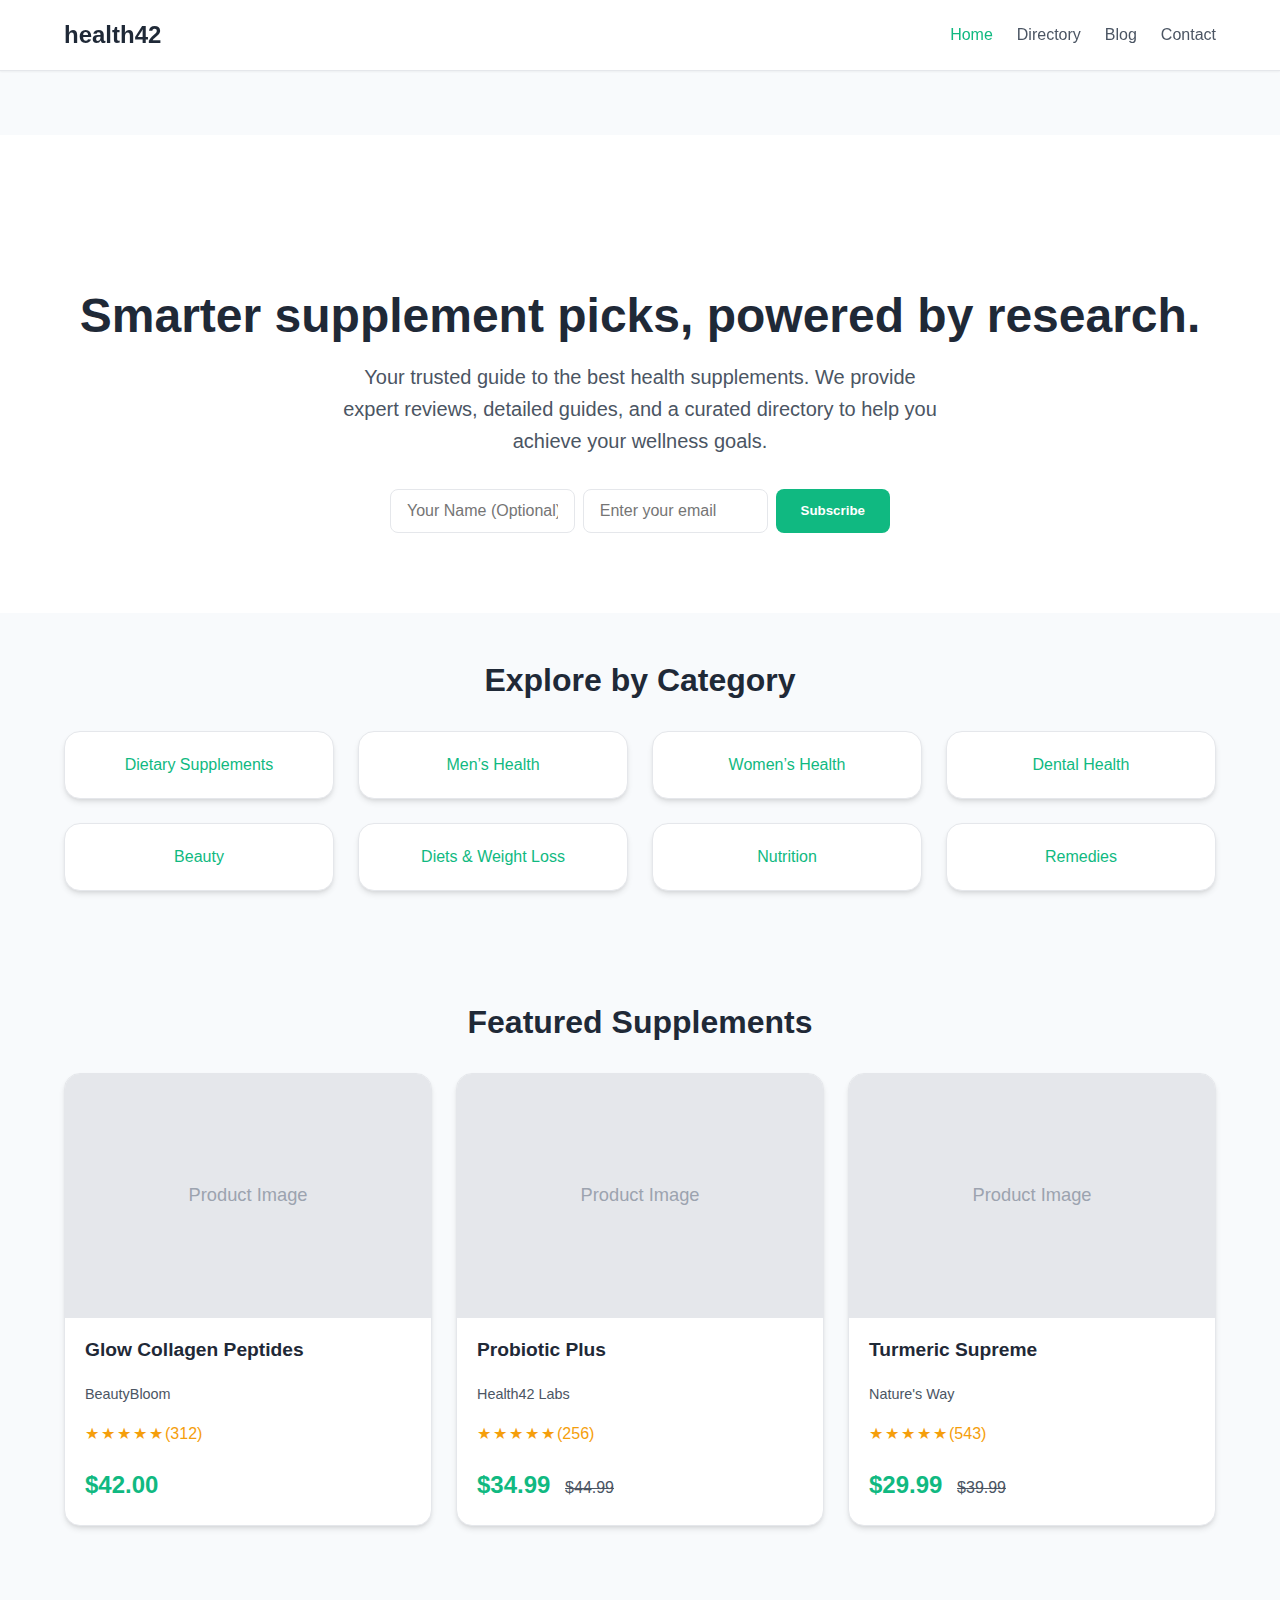
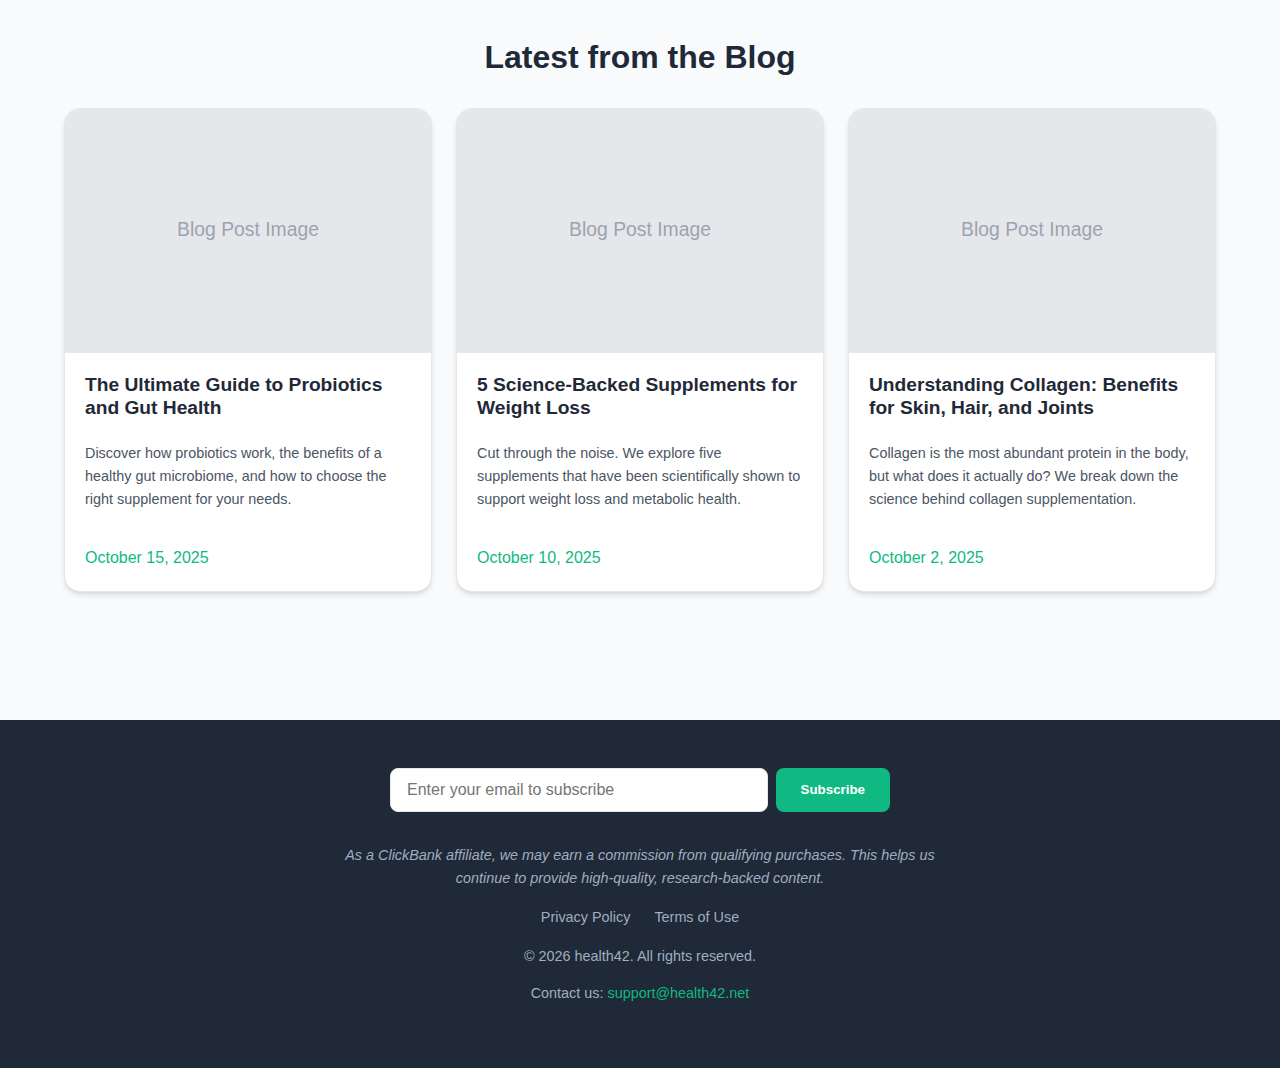
<file: index.html>
<!DOCTYPE html>
<html lang="en">
<head>
  <meta charset="UTF-8">
  <meta name="viewport" content="width=device-width, initial-scale=1.0">
  <title>health42 - Smarter Supplement Picks, Powered by Research</title>
  <meta name="description" content="Your trusted guide to the best health supplements. We provide expert reviews, detailed guides, and a curated directory to help you achieve your wellness goals.">
  
  <!-- Open Graph / Facebook -->
  <meta property="og:type" content="website">
  <meta property="og:url" content="https://health42.net/">
  <meta property="og:title" content="health42 - Smarter Supplement Picks, Powered by Research">
  <meta property="og:description" content="Your trusted guide to the best health supplements. We provide expert reviews, detailed guides, and a curated directory to help you achieve your wellness goals.">
  <meta property="og:image" content="./assets/img/social-share.svg"> <!-- Make sure to create this image -->

  <!-- Twitter -->
  <meta property="twitter:card" content="summary_large_image">
  <meta property="twitter:url" content="https://health42.net/">
  <meta property="twitter:title" content="health42 - Smarter Supplement Picks, Powered by Research">
  <meta property="twitter:description" content="Your trusted guide to the best health supplements. We provide expert reviews, detailed guides, and a curated directory to help you achieve your wellness goals.">
  <meta property="twitter:image" content="./assets/img/social-share.svg">

  <link rel="stylesheet" href="./assets/css/styles.css">
  <script src="./js/app.js" defer></script>

  <!-- 
  ==============================================================================
  README: health42 Site Administration & Deployment
  ==============================================================================

  1. HOW TO CHANGE THE ADMIN KEY:
     - Open the `/js/app.js` file.
     - Find the line `adminKey: 'CHANGE_ME_LONG_RANDOM_VALUE'`.
     - Replace 'CHANGE_ME_LONG_RANDOM_VALUE' with a new, secure, and random string.
     - This key is required to access the admin pages.

  2. HOW TO USE THE ADMIN PAGES:
     - To add a new supplement, go to: /admin-supplement.html?key=YOUR_SECRET_KEY
     - To add a new blog post, go to: /admin-post.html?key=YOUR_SECRET_KEY
     - Fill out the form on the page. New items are saved to your browser's local storage.
     - Click the "Download supplements.json" or "Download posts.json" button.
     - This will download an updated JSON file containing both the original seed data and your new entries.

  3. HOW TO UPDATE THE LIVE SITE DATA:
     - After downloading the updated JSON file(s), you must upload it to the server.
     - Replace the existing `/data/supplements.json` or `/data/posts.json` file on your web host with the new one you just downloaded.
     - The website will then show the new content automatically.

  4. NEWSLETTER & CONTACT FORM:
     - All newsletter and contact form submissions are sent directly to the webhook endpoint configured in `/js/app.js`.
     - No additional setup is needed for this functionality.

  5. DEPLOYMENT ON EDITOR.IO (OR ANY STATIC HOST):
     - This site is built with pure HTML, CSS, and JS. No build process is needed.
     - To deploy, simply upload the entire project folder (including all files and subfolders like /assets, /data, /js) to your static web host.
     - Ensure the file structure is maintained on the server.

  ==============================================================================
  -->

</head>
<body data-page="home">

  <header class="main-header">
    <div class="container">
      <a href="./index.html" class="logo">health42</a>
      <nav class="main-nav">
        <ul>
          <li><a href="./index.html">Home</a></li>
          <li><a href="./catalog.html">Directory</a></li>
          <li><a href="./blog.html">Blog</a></li>
          <li><a href="./contact.html">Contact</a></li>
        </ul>
      </nav>
    </div>
  </header>

  <main>
    <section class="hero">
      <div class="container">
        <h1>Smarter supplement picks, powered by research.</h1>
        <p>Your trusted guide to the best health supplements. We provide expert reviews, detailed guides, and a curated directory to help you achieve your wellness goals.</p>
        <form class="newsletter-form" id="hero-newsletter-form">
          <input type="text" name="name" class="form-control" placeholder="Your Name (Optional)">
          <input type="email" name="email" class="form-control" placeholder="Enter your email" required>
          <input type="text" name="website" class="hidden-website-field" tabindex="-1" autocomplete="off">
          <button type="submit" class="btn btn-primary">Subscribe</button>
        </form>
      </div>
    </section>

    <section class="container" style="padding-bottom: 4rem;">
        <h2 style="text-align: center; margin-bottom: 2rem;">Explore by Category</h2>
        <div class="grid grid-cols-2 grid-md-cols-4" id="category-grid">
            <a href="./catalog.html?category=Dietary+Supplements" class="card"> <div class="card-content" style="text-align:center;">Dietary Supplements</div> </a>
            <a href="./catalog.html?category=Men’s+Health" class="card"> <div class="card-content" style="text-align:center;">Men’s Health</div> </a>
            <a href="./catalog.html?category=Women’s+Health" class="card"> <div class="card-content" style="text-align:center;">Women’s Health</div> </a>
            <a href="./catalog.html?category=Dental+Health" class="card"> <div class="card-content" style="text-align:center;">Dental Health</div> </a>
            <a href="./catalog.html?category=Beauty" class="card"> <div class="card-content" style="text-align:center;">Beauty</div> </a>
            <a href="./catalog.html?category=Diets+&+Weight+Loss" class="card"> <div class="card-content" style="text-align:center;">Diets & Weight Loss</div> </a>
            <a href="./catalog.html?category=Nutrition" class="card"> <div class="card-content" style="text-align:center;">Nutrition</div> </a>
            <a href="./catalog.html?category=Remedies" class="card"> <div class="card-content" style="text-align:center;">Remedies</div> </a>
        </div>
    </section>

    <section class="container" style="padding-bottom: 4rem;">
      <h2 style="text-align: center; margin-bottom: 2rem;">Featured Supplements</h2>
      <div class="grid grid-cols-1 grid-md-cols-3" id="featured-supplements-grid">
        <!-- JS will populate this -->
      </div>
    </section>

    <section class="container" style="padding-bottom: 4rem;">
      <h2 style="text-align: center; margin-bottom: 2rem;">Latest from the Blog</h2>
      <div class="grid grid-cols-1 grid-md-cols-3" id="latest-posts-grid">
        <!-- JS will populate this -->
      </div>
    </section>

  </main>

  <footer class="main-footer">
    <div class="container">
      <form class="newsletter-form" id="footer-newsletter-form" style="margin-bottom: 2rem;">
        <input type="email" name="email" class="form-control" placeholder="Enter your email to subscribe" required>
        <input type="text" name="website" class="hidden-website-field" tabindex="-1" autocomplete="off">
        <button type="submit" class="btn btn-primary">Subscribe</button>
      </form>
      <p class="affiliate-disclaimer">As a ClickBank affiliate, we may earn a commission from qualifying purchases. This helps us continue to provide high-quality, research-backed content.</p>
      <ul class="footer-links">
        <li><a href="./privacy.html">Privacy Policy</a></li>
        <li><a href="./terms.html">Terms of Use</a></li>
      </ul>
      <p>&copy; <span id="footer-year">2025</span> health42. All rights reserved.</p>
      <p>Contact us: <a href="mailto:support@health42.net">support@health42.net</a></p>
    </div>
    <script>document.getElementById('footer-year').textContent = new Date().getFullYear();</script>
  </footer>

</body>
</html>
</file>
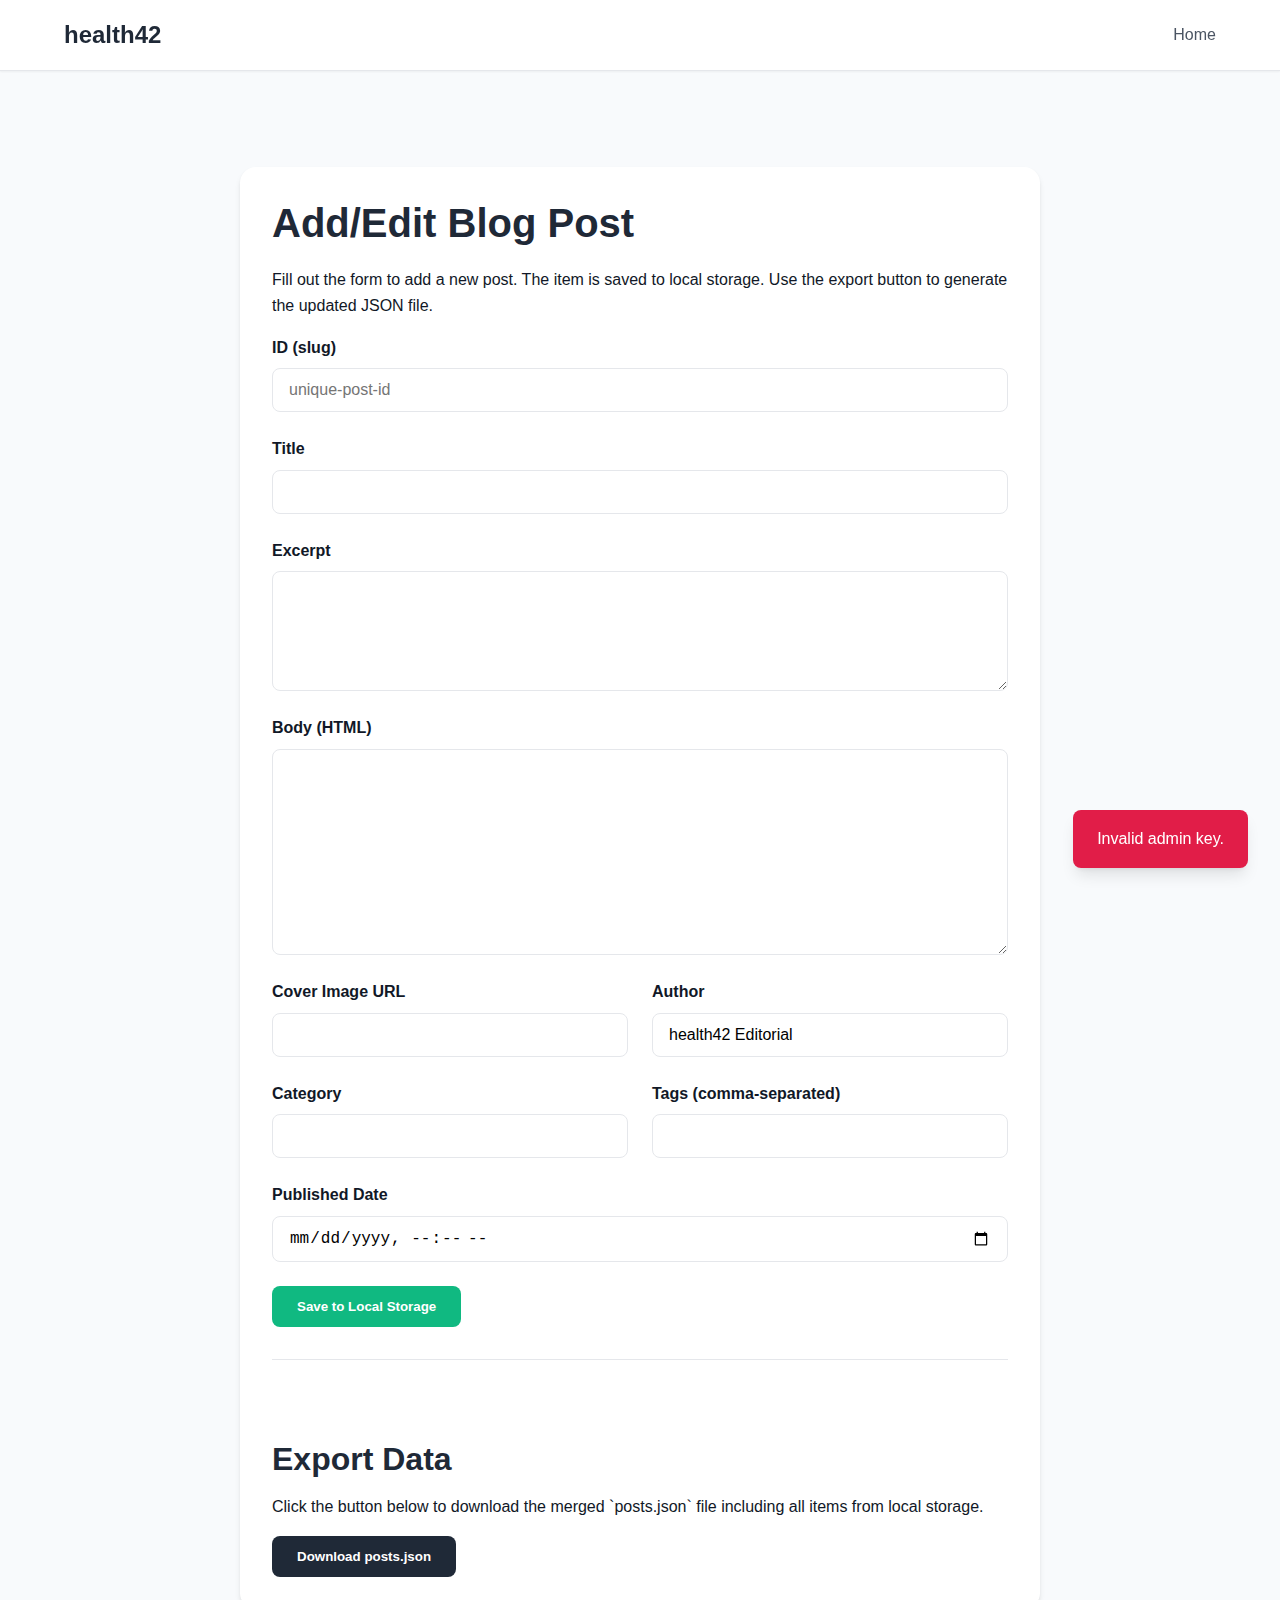
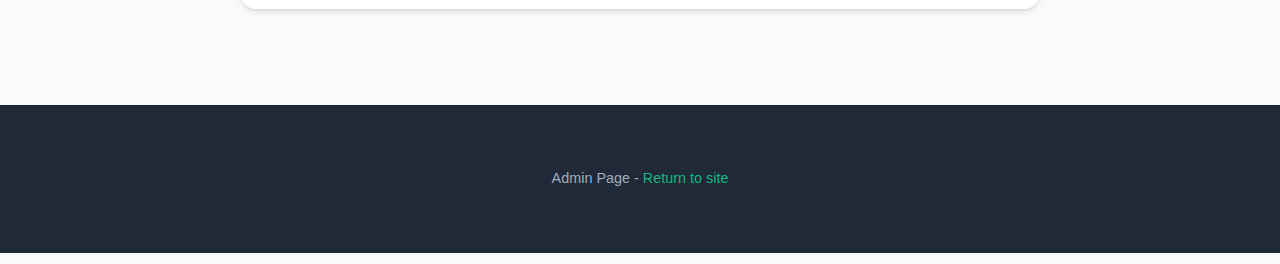
<file: admin-post.html>
<!DOCTYPE html>
<html lang="en">
<head>
  <meta charset="UTF-8">
  <meta name="viewport" content="width=device-width, initial-scale=1.0">
  <title>Admin: Add Post - health42</title>
  <meta name="robots" content="noindex, nofollow">
  <link rel="stylesheet" href="./assets/css/styles.css">
  <script src="./js/app.js" defer></script>
</head>
<body data-page="admin-post">

  <header class="main-header">
    <div class="container">
      <a href="./index.html" class="logo">health42</a>
      <nav class="main-nav">
        <ul>
          <li><a href="./index.html">Home</a></li>
        </ul>
      </nav>
    </div>
  </header>

  <main>
    <div class="admin-page">
      <h1>Add/Edit Blog Post</h1>
      <p>Fill out the form to add a new post. The item is saved to local storage. Use the export button to generate the updated JSON file.</p>
      
      <form id="post-form">
        <div class="form-group"><label for="id">ID (slug)</label><input type="text" id="id" name="id" class="form-control" placeholder="unique-post-id"></div>
        <div class="form-group"><label for="title">Title</label><input type="text" id="title" name="title" class="form-control" required></div>
        <div class="form-group"><label for="excerpt">Excerpt</label><textarea id="excerpt" name="excerpt" class="form-control"></textarea></div>
        <div class="form-group"><label for="bodyHtml">Body (HTML)</label><textarea id="bodyHtml" name="bodyHtml" class="form-control" rows="10"></textarea></div>
        <div class="grid grid-cols-2">
            <div class="form-group"><label for="coverImage">Cover Image URL</label><input type="text" id="coverImage" name="coverImage" class="form-control"></div>
            <div class="form-group"><label for="author">Author</label><input type="text" id="author" name="author" class="form-control" value="health42 Editorial"></div>
        </div>
        <div class="grid grid-cols-2">
            <div class="form-group"><label for="category">Category</label><input type="text" id="category" name="category" class="form-control"></div>
            <div class="form-group"><label for="tags">Tags (comma-separated)</label><input type="text" id="tags" name="tags" class="form-control"></div>
        </div>
        <div class="form-group"><label for="publishedAt">Published Date</label><input type="datetime-local" id="publishedAt" name="publishedAt" class="form-control"></div>
        
        <button type="submit" class="btn btn-primary">Save to Local Storage</button>
      </form>

      <div class="admin-export-section">
        <h2>Export Data</h2>
        <p>Click the button below to download the merged `posts.json` file including all items from local storage.</p>
        <button id="export-posts" class="btn btn-secondary">Download posts.json</button>
      </div>
    </div>
  </main>

  <footer class="main-footer">
    <div class="container">
      <p>Admin Page - <a href="./index.html">Return to site</a></p>
    </div>
  </footer>

</body>
</html>
</file>
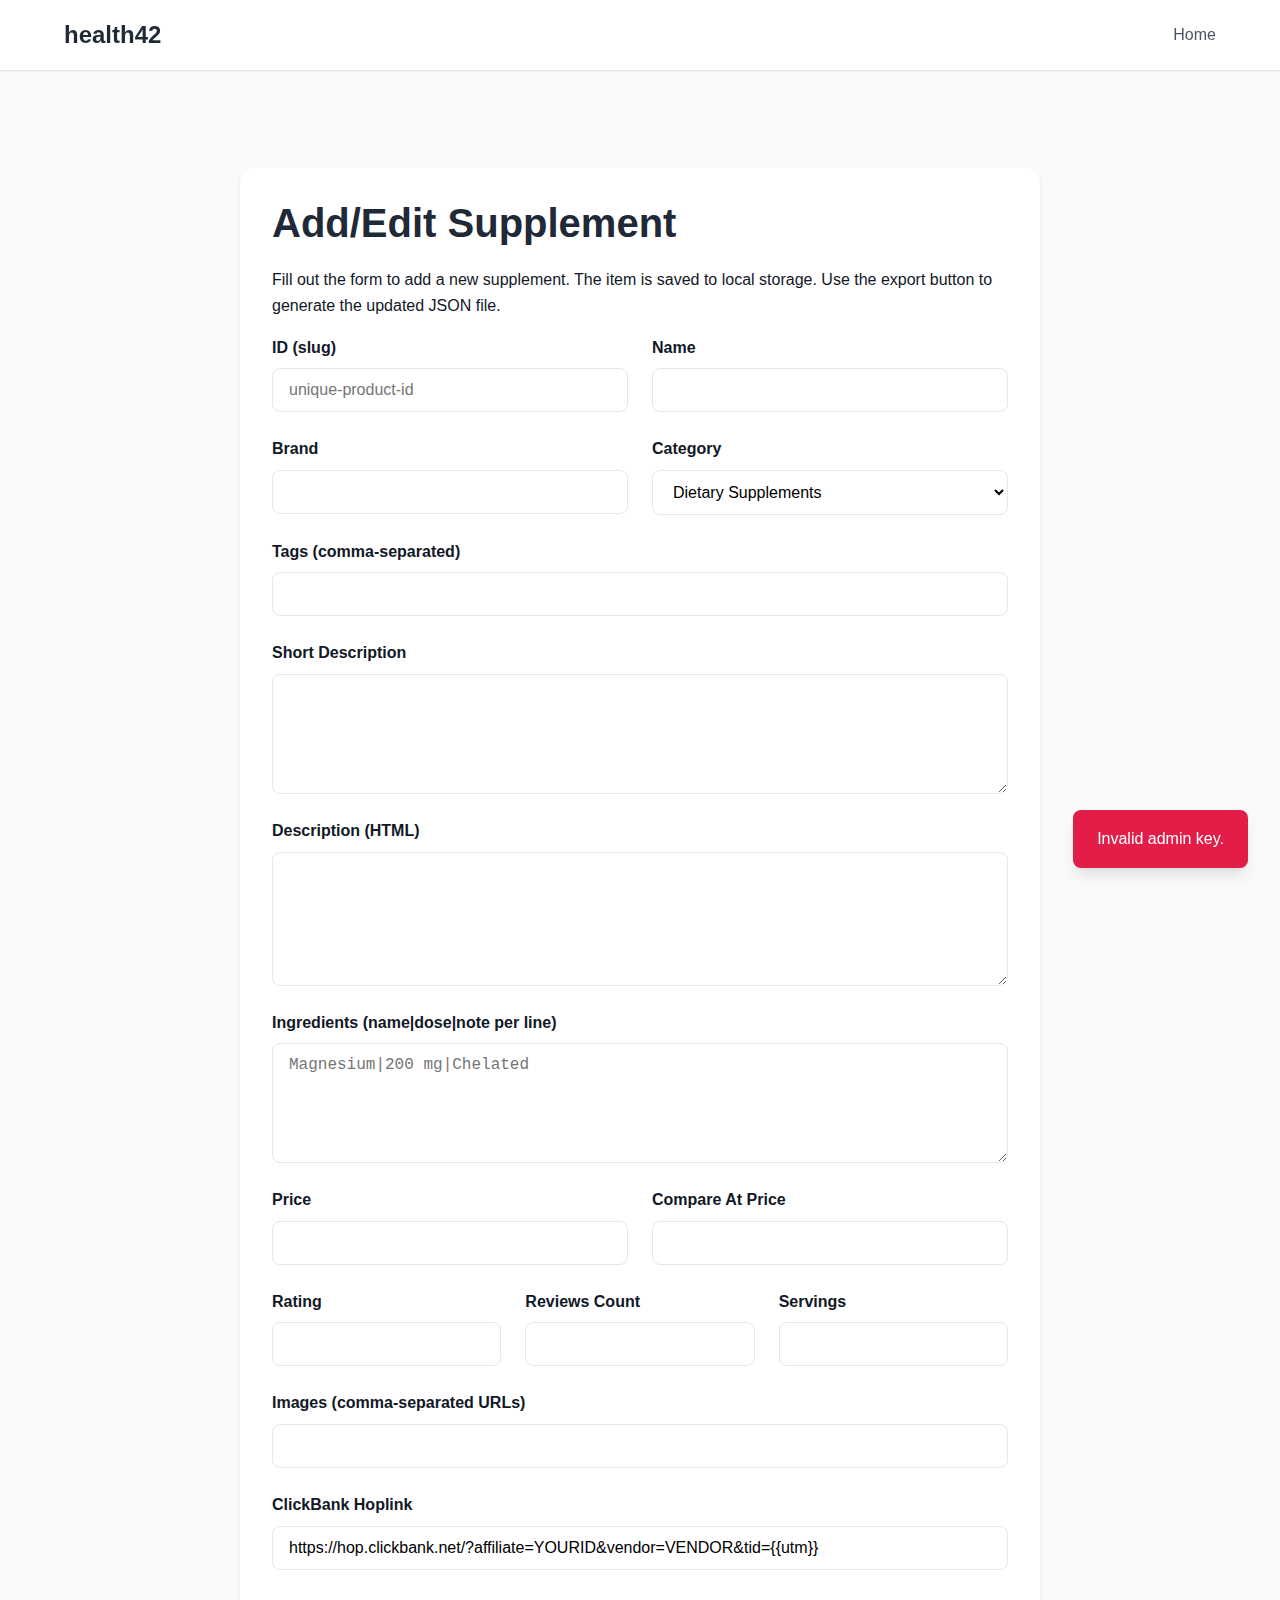
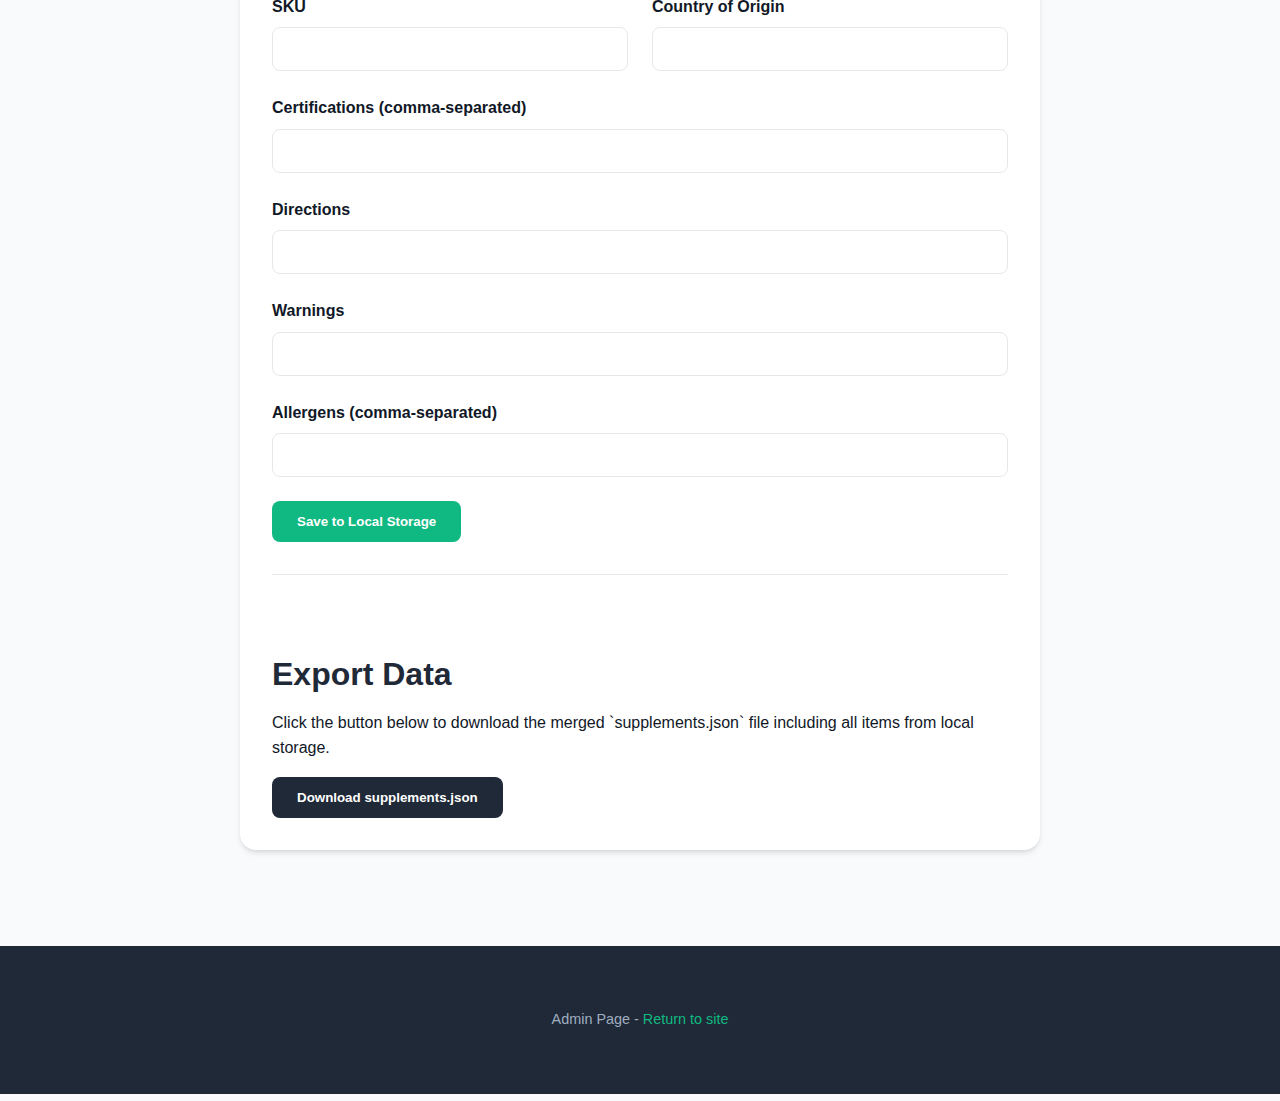
<file: admin-supplement.html>
<!DOCTYPE html>
<html lang="en">
<head>
  <meta charset="UTF-8">
  <meta name="viewport" content="width=device-width, initial-scale=1.0">
  <title>Admin: Add Supplement - health42</title>
  <meta name="robots" content="noindex, nofollow">
  <link rel="stylesheet" href="./assets/css/styles.css">
  <script src="./js/app.js" defer></script>
</head>
<body data-page="admin-supplement">

  <header class="main-header">
    <div class="container">
      <a href="./index.html" class="logo">health42</a>
      <nav class="main-nav">
        <ul>
          <li><a href="./index.html">Home</a></li>
        </ul>
      </nav>
    </div>
  </header>

  <main>
    <div class="admin-page">
      <h1>Add/Edit Supplement</h1>
      <p>Fill out the form to add a new supplement. The item is saved to local storage. Use the export button to generate the updated JSON file.</p>
      
      <form id="supplement-form">
        <div class="grid grid-cols-2">
            <div class="form-group"><label for="id">ID (slug)</label><input type="text" id="id" name="id" class="form-control" placeholder="unique-product-id"></div>
            <div class="form-group"><label for="name">Name</label><input type="text" id="name" name="name" class="form-control" required></div>
        </div>
        <div class="grid grid-cols-2">
            <div class="form-group"><label for="brand">Brand</label><input type="text" id="brand" name="brand" class="form-control"></div>
            <div class="form-group"><label for="category">Category</label><select id="category" name="category" class="form-control"></select></div>
        </div>
        <div class="form-group"><label for="tags">Tags (comma-separated)</label><input type="text" id="tags" name="tags" class="form-control"></div>
        <div class="form-group"><label for="shortDescription">Short Description</label><textarea id="shortDescription" name="shortDescription" class="form-control"></textarea></div>
        <div class="form-group"><label for="descriptionHtml">Description (HTML)</label><textarea id="descriptionHtml" name="descriptionHtml" class="form-control" rows="6"></textarea></div>
        <div class="form-group"><label for="ingredients">Ingredients (name|dose|note per line)</label><textarea id="ingredients" name="ingredients" class="form-control" rows="5" placeholder="Magnesium|200 mg|Chelated"></textarea></div>
        <div class="grid grid-cols-2">
            <div class="form-group"><label for="price">Price</label><input type="number" step="0.01" id="price" name="price" class="form-control"></div>
            <div class="form-group"><label for="compareAtPrice">Compare At Price</label><input type="number" step="0.01" id="compareAtPrice" name="compareAtPrice" class="form-control"></div>
        </div>
        <div class="grid grid-cols-3">
            <div class="form-group"><label for="rating">Rating</label><input type="number" step="0.1" id="rating" name="rating" class="form-control"></div>
            <div class="form-group"><label for="reviewsCount">Reviews Count</label><input type="number" id="reviewsCount" name="reviewsCount" class="form-control"></div>
            <div class="form-group"><label for="servingsPerContainer">Servings</label><input type="number" id="servingsPerContainer" name="servingsPerContainer" class="form-control"></div>
        </div>
        <div class="form-group"><label for="images">Images (comma-separated URLs)</label><input type="text" id="images" name="images" class="form-control"></div>
        <div class="form-group"><label for="clickbankHoplink">ClickBank Hoplink</label><input type="text" id="clickbankHoplink" name="clickbankHoplink" class="form-control" value="https://hop.clickbank.net/?affiliate=YOURID&vendor=VENDOR&tid={{utm}}"></div>
        <div class="grid grid-cols-2">
            <div class="form-group"><label for="sku">SKU</label><input type="text" id="sku" name="sku" class="form-control"></div>
            <div class="form-group"><label for="countryOfOrigin">Country of Origin</label><input type="text" id="countryOfOrigin" name="countryOfOrigin" class="form-control"></div>
        </div>
        <div class="form-group"><label for="certifications">Certifications (comma-separated)</label><input type="text" id="certifications" name="certifications" class="form-control"></div>
        <div class="form-group"><label for="directions">Directions</label><input type="text" id="directions" name="directions" class="form-control"></div>
        <div class="form-group"><label for="warnings">Warnings</label><input type="text" id="warnings" name="warnings" class="form-control"></div>
        <div class="form-group"><label for="allergens">Allergens (comma-separated)</label><input type="text" id="allergens" name="allergens" class="form-control"></div>
        
        <button type="submit" class="btn btn-primary">Save to Local Storage</button>
      </form>

      <div class="admin-export-section">
        <h2>Export Data</h2>
        <p>Click the button below to download the merged `supplements.json` file including all items from local storage.</p>
        <button id="export-supplements" class="btn btn-secondary">Download supplements.json</button>
      </div>
    </div>
  </main>

  <footer class="main-footer">
    <div class="container">
      <p>Admin Page - <a href="./index.html">Return to site</a></p>
    </div>
  </footer>
  <script>
      // Small script to populate category dropdown on admin page
      document.addEventListener('DOMContentLoaded', () => {
          const categories = ['Dietary Supplements', 'Men’s Health', 'Women’s Health', 'Dental Health', 'Beauty', 'Diets & Weight Loss', 'Nutrition', 'Remedies'];
          const select = document.getElementById('category');
          if(select) {
              categories.forEach(cat => {
                  const option = document.createElement('option');
                  option.value = cat;
                  option.textContent = cat;
                  select.appendChild(option);
              });
          }
      });
  </script>
</body>
</html>
</file>
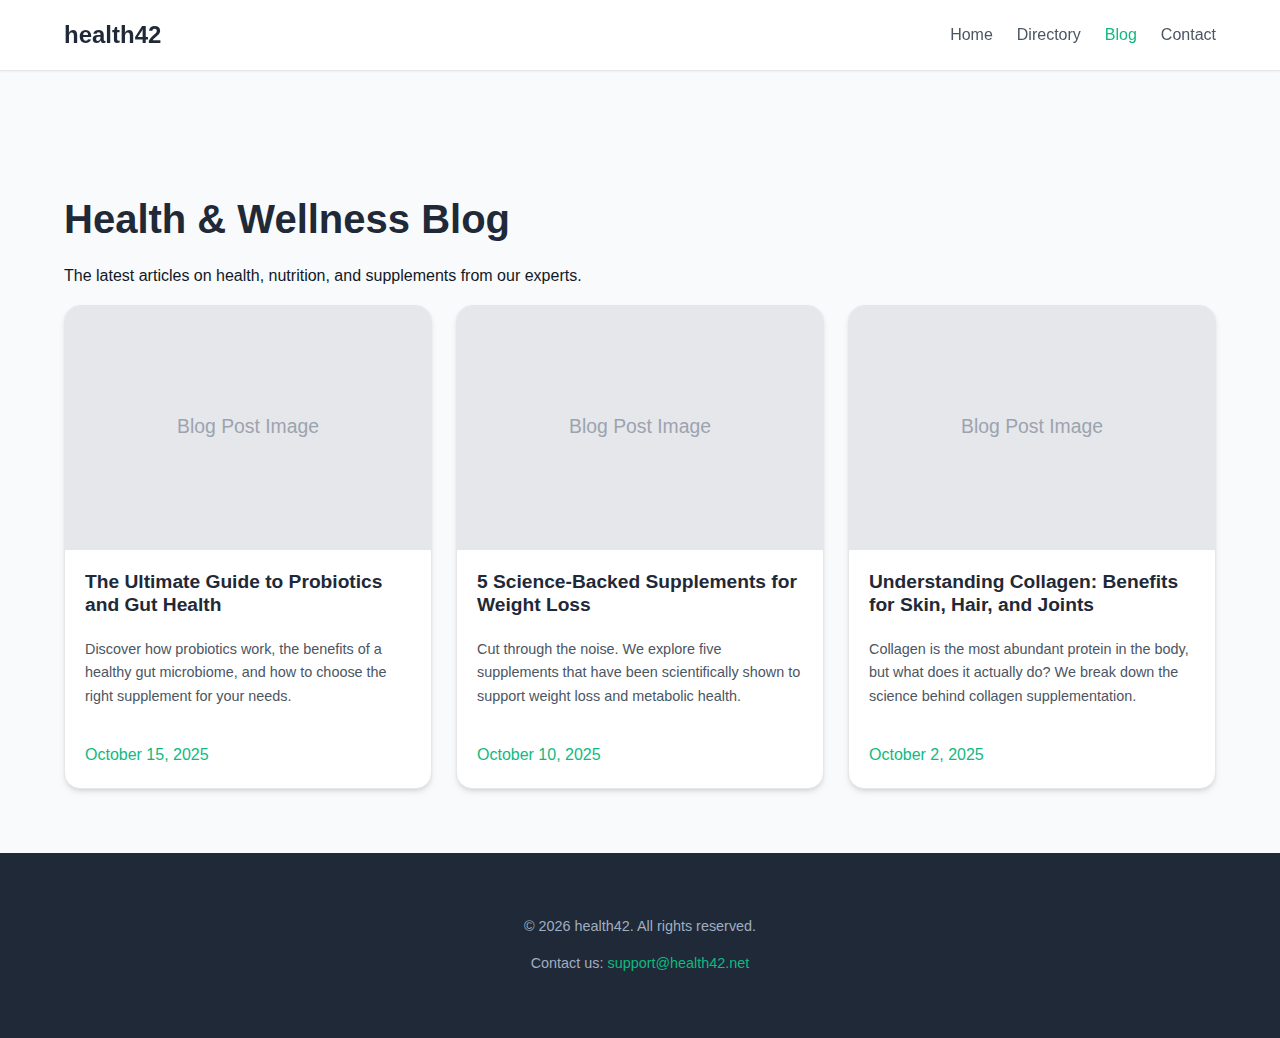
<file: blog.html>
<!DOCTYPE html>
<html lang="en">
<head>
  <meta charset="UTF-8">
  <meta name="viewport" content="width=device-width, initial-scale=1.0">
  <title>Blog - health42</title>
  <meta name="description" content="Read the latest articles on health, nutrition, and wellness from the experts at health42.">
  <link rel="stylesheet" href="./assets/css/styles.css">
  <script src="./js/app.js" defer></script>
</head>
<body data-page="blog">

  <header class="main-header">
    <div class="container">
      <a href="./index.html" class="logo">health42</a>
      <nav class="main-nav">
        <ul>
          <li><a href="./index.html">Home</a></li>
          <li><a href="./catalog.html">Directory</a></li>
          <li><a href="./blog.html">Blog</a></li>
          <li><a href="./contact.html">Contact</a></li>
        </ul>
      </nav>
    </div>
  </header>

  <main>
    <div class="container">
      <h1>Health & Wellness Blog</h1>
      <p>The latest articles on health, nutrition, and supplements from our experts.</p>

      <div class="grid grid-cols-1 grid-md-cols-2 grid-lg-cols-3" id="blog-grid">
        <!-- JS will populate this -->
      </div>

    </div>
  </main>

  <footer class="main-footer">
    <div class="container">
      <p>&copy; <span id="footer-year">2025</span> health42. All rights reserved.</p>
      <p>Contact us: <a href="mailto:support@health42.net">support@health42.net</a></p>
    </div>
    <script>document.getElementById('footer-year').textContent = new Date().getFullYear();</script>
  </footer>

</body>
</html>
</file>
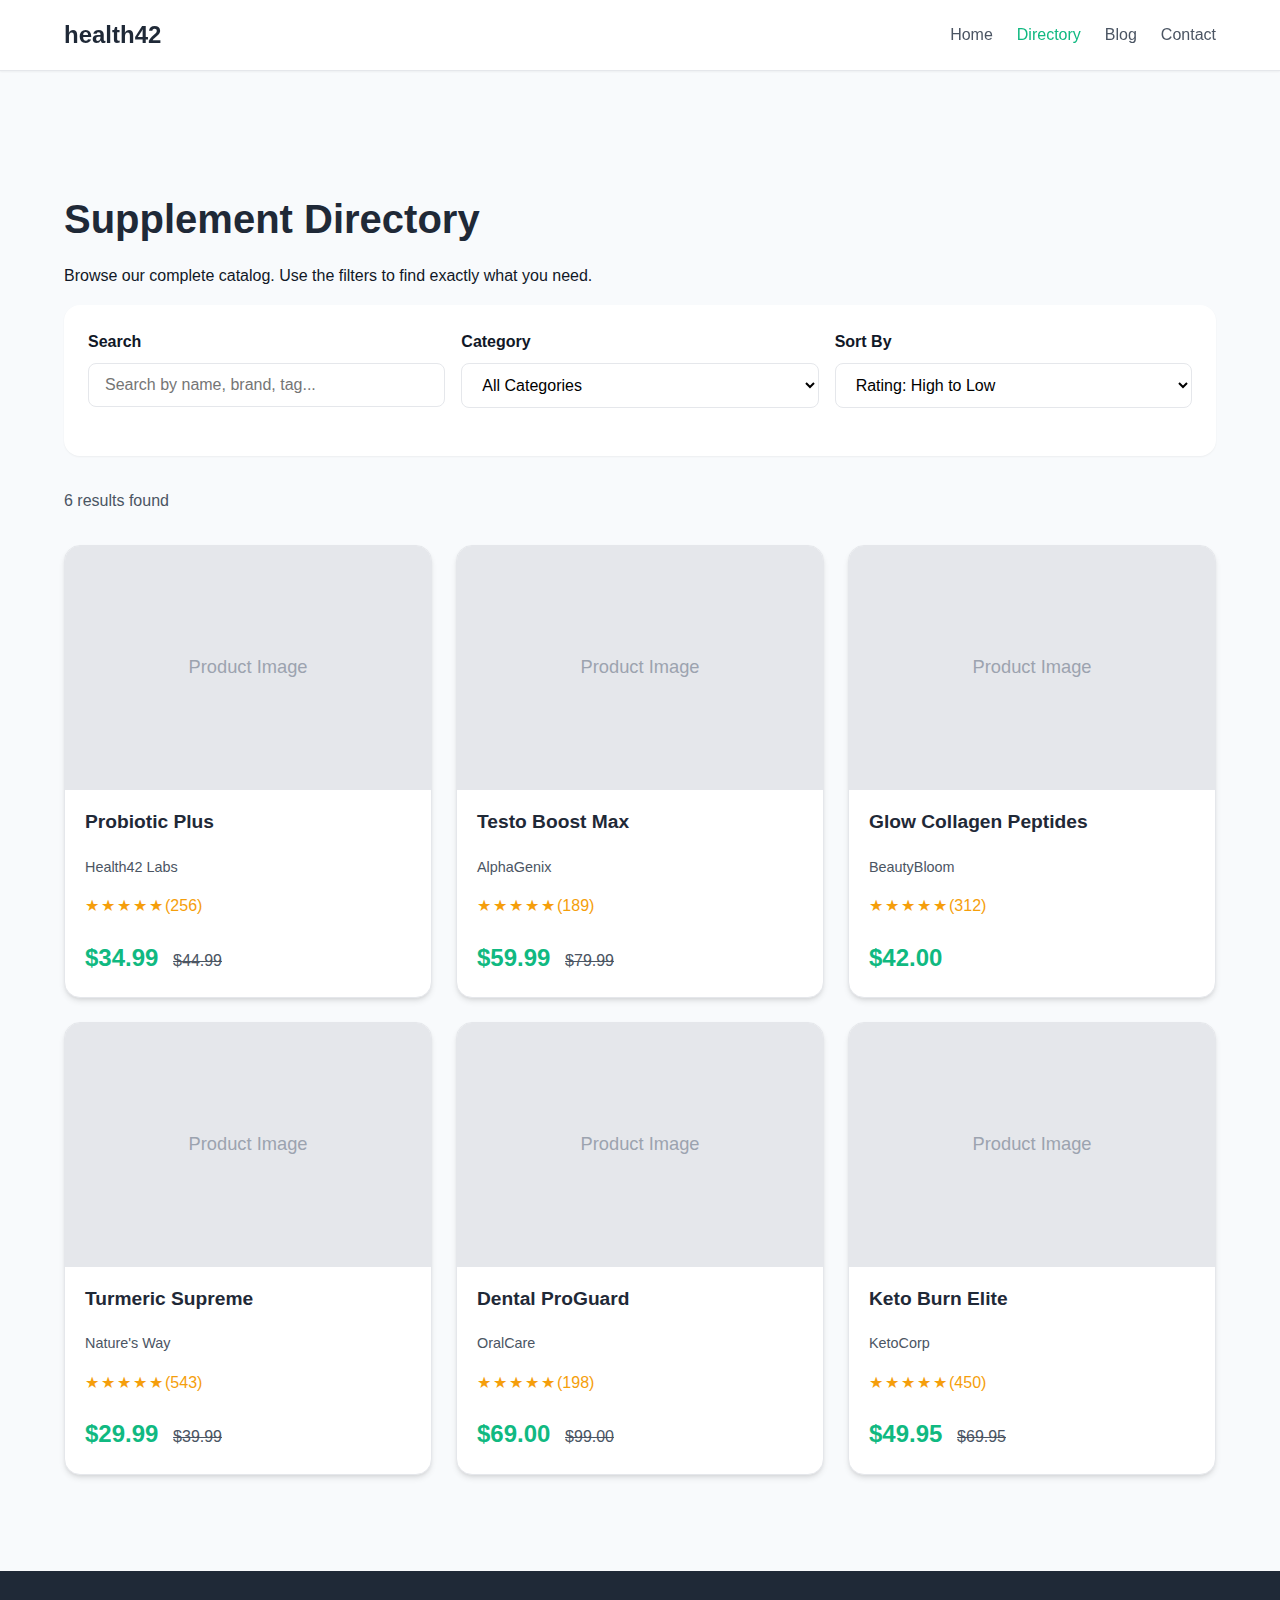
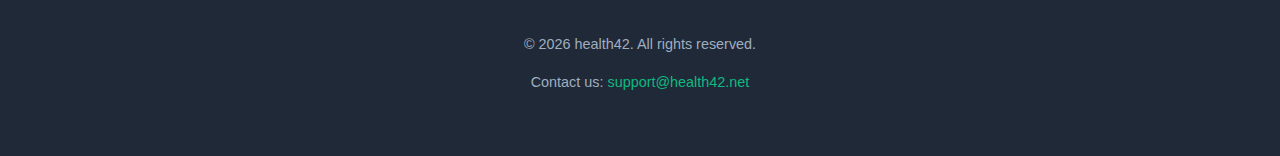
<file: catalog.html>
<!DOCTYPE html>
<html lang="en">
<head>
  <meta charset="UTF-8">
  <meta name="viewport" content="width=device-width, initial-scale=1.0">
  <title>Supplement Directory - health42</title>
  <meta name="description" content="Browse our complete directory of health supplements. Filter by category, price, and rating to find the perfect product for your needs.">
  <link rel="stylesheet" href="./assets/css/styles.css">
  <script src="./js/app.js" defer></script>
</head>
<body data-page="catalog">

  <header class="main-header">
    <div class="container">
      <a href="./index.html" class="logo">health42</a>
      <nav class="main-nav">
        <ul>
          <li><a href="./index.html">Home</a></li>
          <li><a href="./catalog.html">Directory</a></li>
          <li><a href="./blog.html">Blog</a></li>
          <li><a href="./contact.html">Contact</a></li>
        </ul>
      </nav>
    </div>
  </header>

  <main>
    <div class="container">
      <h1>Supplement Directory</h1>
      <p>Browse our complete catalog. Use the filters to find exactly what you need.</p>

      <div class="filters-toolbar">
        <div class="form-group">
          <label for="search-input">Search</label>
          <input type="search" id="search-input" class="form-control" placeholder="Search by name, brand, tag...">
        </div>
        <div class="form-group">
          <label for="category-filter">Category</label>
          <select id="category-filter" class="form-control">
            <option value="">All Categories</option>
            <!-- JS will populate this -->
          </select>
        </div>
        <div class="form-group">
          <label for="sort-select">Sort By</label>
          <select id="sort-select" class="form-control">
            <option value="rating_desc">Rating: High to Low</option>
            <option value="newest">Newest</option>
            <option value="price_asc">Price: Low to High</option>
            <option value="price_desc">Price: High to Low</option>
          </select>
        </div>
      </div>

      <p id="results-count" style="color: var(--text-secondary); margin-bottom: 2rem;"></p>

      <div class="grid grid-cols-1 grid-md-cols-2 grid-lg-cols-3" id="catalog-grid">
        <!-- JS will populate this -->
      </div>

      <div class="pagination" id="pagination">
        <!-- JS will populate this -->
      </div>

    </div>
  </main>

  <footer class="main-footer">
    <div class="container">
      <p>&copy; <span id="footer-year">2025</span> health42. All rights reserved.</p>
      <p>Contact us: <a href="mailto:support@health42.net">support@health42.net</a></p>
    </div>
    <script>document.getElementById('footer-year').textContent = new Date().getFullYear();</script>
  </footer>

</body>
</html>
</file>
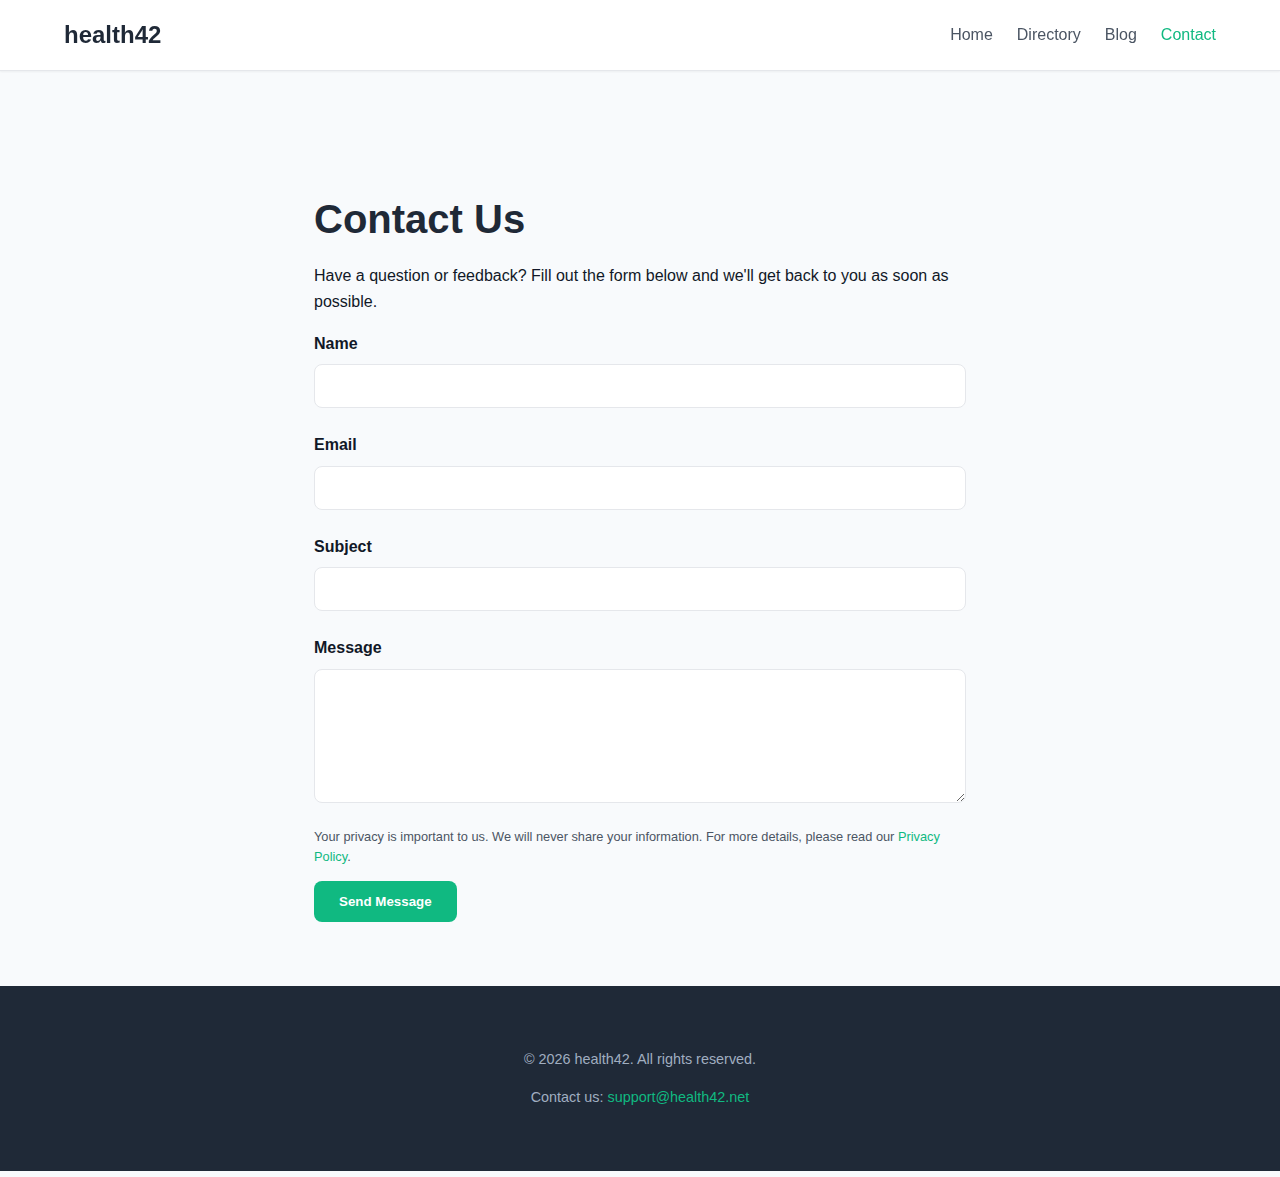
<file: contact.html>
<!DOCTYPE html>
<html lang="en">
<head>
  <meta charset="UTF-8">
  <meta name="viewport" content="width=device-width, initial-scale=1.0">
  <title>Contact Us - health42</title>
  <meta name="description" content="Get in touch with the health42 team. We're here to answer your questions.">
  <link rel="stylesheet" href="./assets/css/styles.css">
  <script src="./js/app.js" defer></script>
</head>
<body data-page="contact">

  <header class="main-header">
    <div class="container">
      <a href="./index.html" class="logo">health42</a>
      <nav class="main-nav">
        <ul>
          <li><a href="./index.html">Home</a></li>
          <li><a href="./catalog.html">Directory</a></li>
          <li><a href="./blog.html">Blog</a></li>
          <li><a href="./contact.html">Contact</a></li>
        </ul>
      </nav>
    </div>
  </header>

  <main>
    <div class="container" style="max-width: 700px;">
      <h1>Contact Us</h1>
      <p>Have a question or feedback? Fill out the form below and we'll get back to you as soon as possible.</p>

      <form id="contact-form">
        <div class="form-group">
          <label for="name">Name</label>
          <input type="text" id="name" name="name" class="form-control" required>
        </div>
        <div class="form-group">
          <label for="email">Email</label>
          <input type="email" id="email" name="email" class="form-control" required>
        </div>
        <div class="form-group">
          <label for="subject">Subject</label>
          <input type="text" id="subject" name="subject" class="form-control" required>
        </div>
        <div class="form-group">
          <label for="message">Message</label>
          <textarea id="message" name="message" class="form-control" rows="6" required></textarea>
        </div>
        <div class="form-group hidden-website-field">
            <label for="website">Website</label>
            <input type="text" id="website" name="website" tabindex="-1" autocomplete="off">
        </div>
        <p style="font-size: 0.8rem; color: var(--text-secondary);">Your privacy is important to us. We will never share your information. For more details, please read our <a href="./privacy.html">Privacy Policy</a>.</p>
        <button type="submit" class="btn btn-primary">Send Message</button>
      </form>
    </div>
  </main>

  <footer class="main-footer">
    <div class="container">
      <p>&copy; <span id="footer-year">2025</span> health42. All rights reserved.</p>
      <p>Contact us: <a href="mailto:support@health42.net">support@health42.net</a></p>
    </div>
    <script>document.getElementById('footer-year').textContent = new Date().getFullYear();</script>
  </footer>

</body>
</html>
</file>
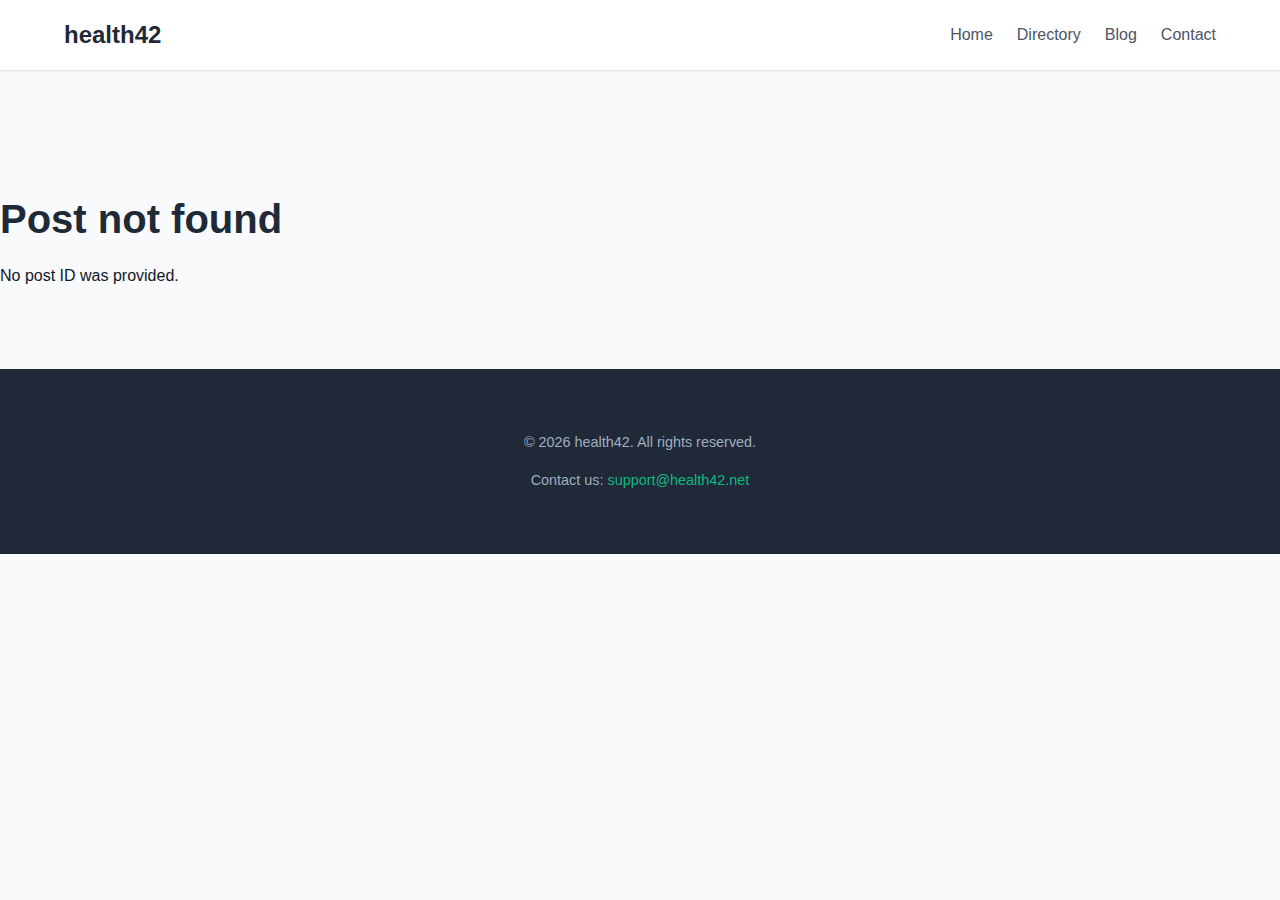
<file: post.html>
<!DOCTYPE html>
<html lang="en">
<head>
  <meta charset="UTF-8">
  <meta name="viewport" content="width=device-width, initial-scale=1.0">
  <!-- Title and meta description will be set dynamically by JavaScript -->
  <title>health42 Blog</title>
  <meta name="description" content="">
  <link rel="stylesheet" href="./assets/css/styles.css">
  <script src="./js/app.js" defer></script>
</head>
<body data-page="post">

  <header class="main-header">
    <div class="container">
      <a href="./index.html" class="logo">health42</a>
      <nav class="main-nav">
        <ul>
          <li><a href="./index.html">Home</a></li>
          <li><a href="./catalog.html">Directory</a></li>
          <li><a href="./blog.html">Blog</a></li>
          <li><a href="./contact.html">Contact</a></li>
        </ul>
      </nav>
    </div>
  </header>

  <main>
    <div class="container" id="post-content" style="max-width: 800px;">
      <!-- JS will populate this section -->
      <p>Loading post...</p>
    </div>
  </main>

  <footer class="main-footer">
    <div class="container">
      <p>&copy; <span id="footer-year">2025</span> health42. All rights reserved.</p>
      <p>Contact us: <a href="mailto:support@health42.net">support@health42.net</a></p>
    </div>
    <script>document.getElementById('footer-year').textContent = new Date().getFullYear();</script>
  </footer>

</body>
</html>
</file>
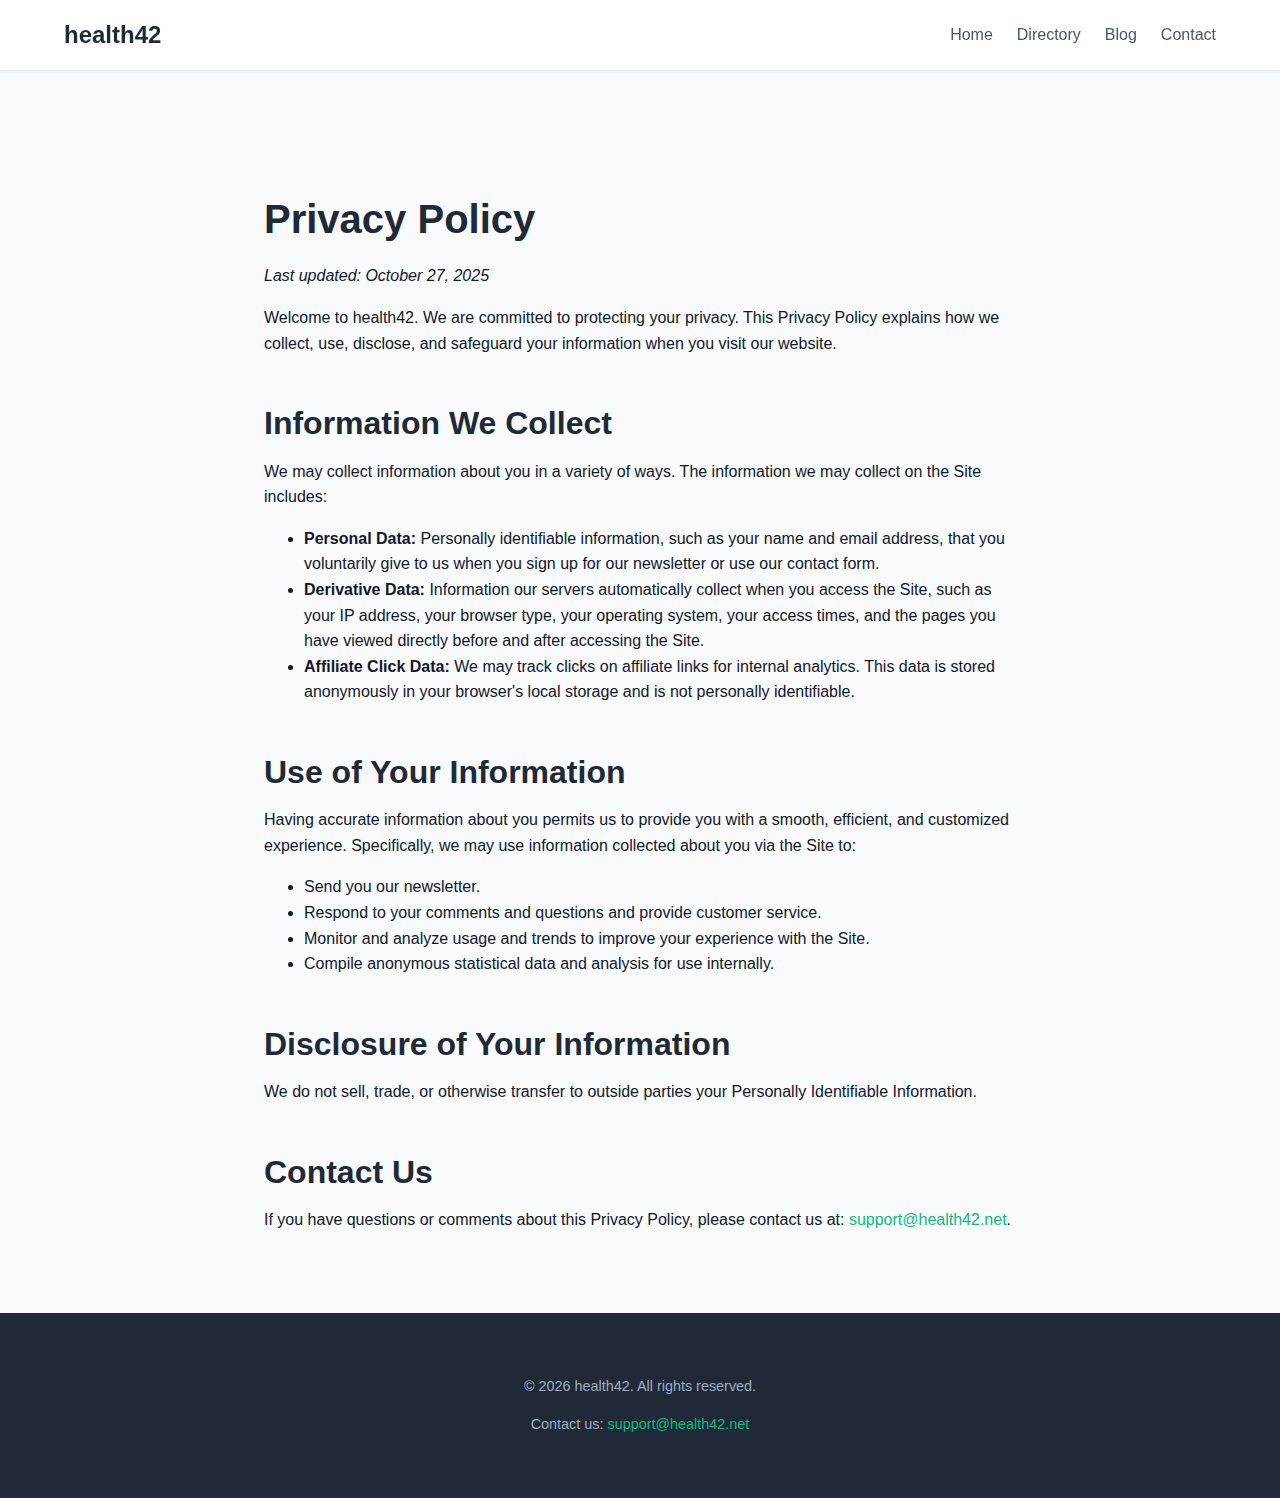
<file: privacy.html>
<!DOCTYPE html>
<html lang="en">
<head>
  <meta charset="UTF-8">
  <meta name="viewport" content="width=device-width, initial-scale=1.0">
  <title>Privacy Policy - health42</title>
  <meta name="description" content="Privacy Policy for health42.">
  <link rel="stylesheet" href="./assets/css/styles.css">
  <script src="./js/app.js" defer></script>
</head>
<body data-page="privacy">

  <header class="main-header">
    <div class="container">
      <a href="./index.html" class="logo">health42</a>
      <nav class="main-nav">
        <ul>
          <li><a href="./index.html">Home</a></li>
          <li><a href="./catalog.html">Directory</a></li>
          <li><a href="./blog.html">Blog</a></li>
          <li><a href="./contact.html">Contact</a></li>
        </ul>
      </nav>
    </div>
  </header>

  <main>
    <div class="container" style="max-width: 800px;">
      <h1>Privacy Policy</h1>
      <p><em>Last updated: October 27, 2025</em></p>

      <p>Welcome to health42. We are committed to protecting your privacy. This Privacy Policy explains how we collect, use, disclose, and safeguard your information when you visit our website.</p>

      <h2>Information We Collect</h2>
      <p>We may collect information about you in a variety of ways. The information we may collect on the Site includes:</p>
      <ul>
        <li><strong>Personal Data:</strong> Personally identifiable information, such as your name and email address, that you voluntarily give to us when you sign up for our newsletter or use our contact form.</li>
        <li><strong>Derivative Data:</strong> Information our servers automatically collect when you access the Site, such as your IP address, your browser type, your operating system, your access times, and the pages you have viewed directly before and after accessing the Site.</li>
        <li><strong>Affiliate Click Data:</strong> We may track clicks on affiliate links for internal analytics. This data is stored anonymously in your browser's local storage and is not personally identifiable.</li>
      </ul>

      <h2>Use of Your Information</h2>
      <p>Having accurate information about you permits us to provide you with a smooth, efficient, and customized experience. Specifically, we may use information collected about you via the Site to:</p>
      <ul>
        <li>Send you our newsletter.</li>
        <li>Respond to your comments and questions and provide customer service.</li>
        <li>Monitor and analyze usage and trends to improve your experience with the Site.</li>
        <li>Compile anonymous statistical data and analysis for use internally.</li>
      </ul>

      <h2>Disclosure of Your Information</h2>
      <p>We do not sell, trade, or otherwise transfer to outside parties your Personally Identifiable Information.</p>

      <h2>Contact Us</h2>
      <p>If you have questions or comments about this Privacy Policy, please contact us at: <a href="mailto:support@health42.net">support@health42.net</a>.</p>

    </div>
  </main>

  <footer class="main-footer">
    <div class="container">
      <p>&copy; <span id="footer-year">2025</span> health42. All rights reserved.</p>
      <p>Contact us: <a href="mailto:support@health42.net">support@health42.net</a></p>
    </div>
    <script>document.getElementById('footer-year').textContent = new Date().getFullYear();</script>
  </footer>

</body>
</html>
</file>
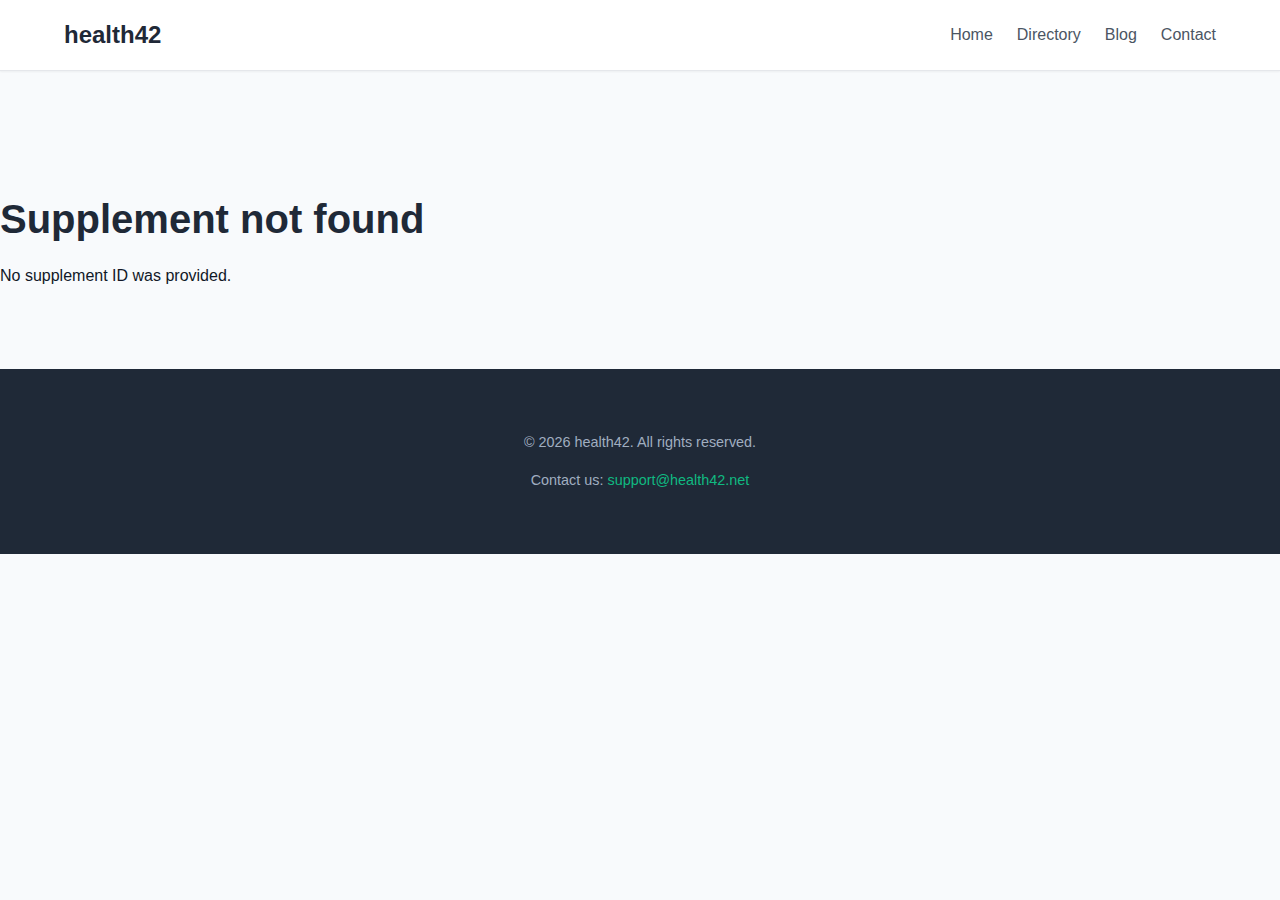
<file: supplement.html>
<!DOCTYPE html>
<html lang="en">
<head>
  <meta charset="UTF-8">
  <meta name="viewport" content="width=device-width, initial-scale=1.0">
  <!-- Title and meta description will be set dynamically by JavaScript -->
  <title>health42</title>
  <meta name="description" content="">
  <link rel="stylesheet" href="./assets/css/styles.css">
  <script src="./js/app.js" defer></script>
</head>
<body data-page="supplement">

  <header class="main-header">
    <div class="container">
      <a href="./index.html" class="logo">health42</a>
      <nav class="main-nav">
        <ul>
          <li><a href="./index.html">Home</a></li>
          <li><a href="./catalog.html">Directory</a></li>
          <li><a href="./blog.html">Blog</a></li>
          <li><a href="./contact.html">Contact</a></li>
        </ul>
      </nav>
    </div>
  </header>

  <main>
    <div class="container" id="supplement-content">
      <!-- JS will populate this section -->
      <p>Loading supplement...</p>
    </div>
  </main>

  <footer class="main-footer">
    <div class="container">
      <p>&copy; <span id="footer-year">2025</span> health42. All rights reserved.</p>
      <p>Contact us: <a href="mailto:support@health42.net">support@health42.net</a></p>
    </div>
    <script>document.getElementById('footer-year').textContent = new Date().getFullYear();</script>
  </footer>

</body>
</html>
</file>
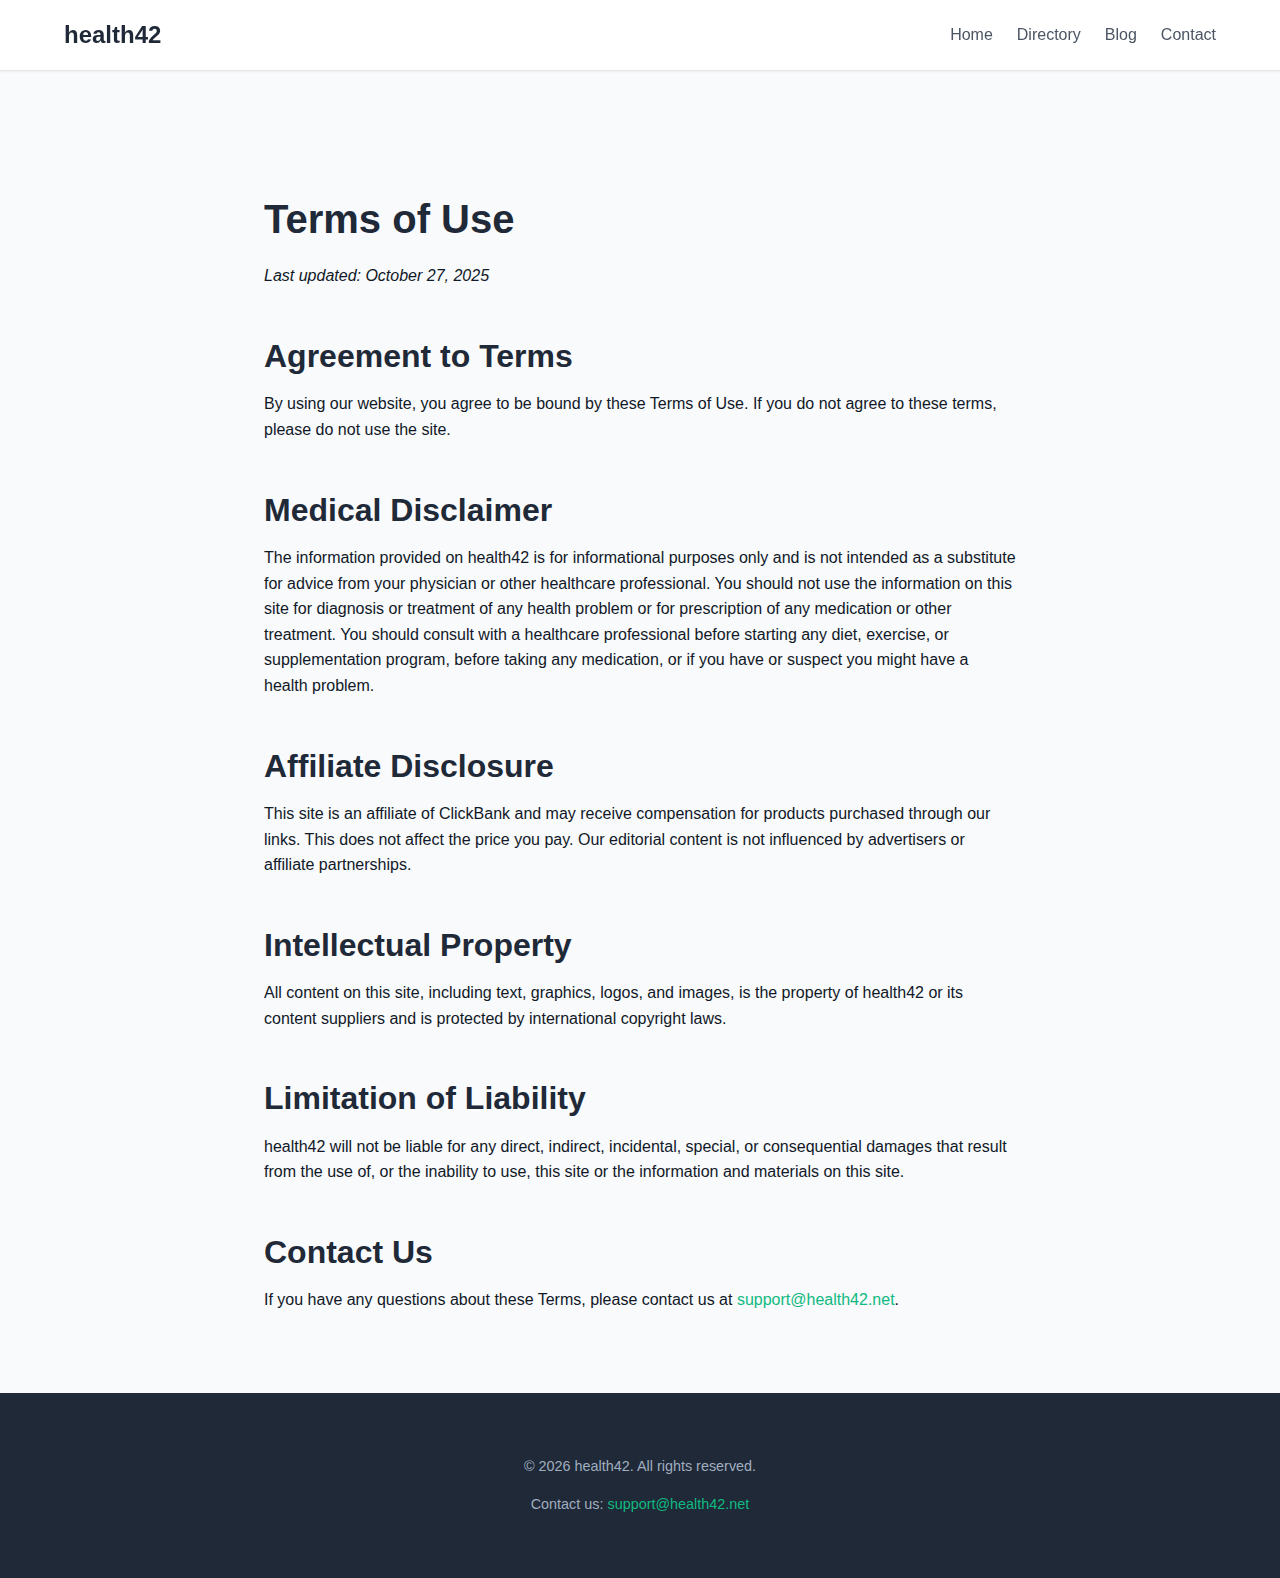
<file: terms.html>
<!DOCTYPE html>
<html lang="en">
<head>
  <meta charset="UTF-8">
  <meta name="viewport" content="width=device-width, initial-scale=1.0">
  <title>Terms of Use - health42</title>
  <meta name="description" content="Terms of Use for health42.">
  <link rel="stylesheet" href="./assets/css/styles.css">
  <script src="./js/app.js" defer></script>
</head>
<body data-page="terms">

  <header class="main-header">
    <div class="container">
      <a href="./index.html" class="logo">health42</a>
      <nav class="main-nav">
        <ul>
          <li><a href="./index.html">Home</a></li>
          <li><a href="./catalog.html">Directory</a></li>
          <li><a href="./blog.html">Blog</a></li>
          <li><a href="./contact.html">Contact</a></li>
        </ul>
      </nav>
    </div>
  </header>

  <main>
    <div class="container" style="max-width: 800px;">
      <h1>Terms of Use</h1>
      <p><em>Last updated: October 27, 2025</em></p>

      <h2>Agreement to Terms</h2>
      <p>By using our website, you agree to be bound by these Terms of Use. If you do not agree to these terms, please do not use the site.</p>

      <h2>Medical Disclaimer</h2>
      <p>The information provided on health42 is for informational purposes only and is not intended as a substitute for advice from your physician or other healthcare professional. You should not use the information on this site for diagnosis or treatment of any health problem or for prescription of any medication or other treatment. You should consult with a healthcare professional before starting any diet, exercise, or supplementation program, before taking any medication, or if you have or suspect you might have a health problem.</p>

      <h2>Affiliate Disclosure</h2>
      <p>This site is an affiliate of ClickBank and may receive compensation for products purchased through our links. This does not affect the price you pay. Our editorial content is not influenced by advertisers or affiliate partnerships.</p>

      <h2>Intellectual Property</h2>
      <p>All content on this site, including text, graphics, logos, and images, is the property of health42 or its content suppliers and is protected by international copyright laws.</p>

      <h2>Limitation of Liability</h2>
      <p>health42 will not be liable for any direct, indirect, incidental, special, or consequential damages that result from the use of, or the inability to use, this site or the information and materials on this site.</p>

      <h2>Contact Us</h2>
      <p>If you have any questions about these Terms, please contact us at <a href="mailto:support@health42.net">support@health42.net</a>.</p>

    </div>
  </main>

  <footer class="main-footer">
    <div class="container">
      <p>&copy; <span id="footer-year">2025</span> health42. All rights reserved.</p>
      <p>Contact us: <a href="mailto:support@health42.net">support@health42.net</a></p>
    </div>
    <script>document.getElementById('footer-year').textContent = new Date().getFullYear();</script>
  </footer>

</body>
</html>
</file>
<file: assets/css/styles.css>
/*
  health42 - Main Stylesheet
  Color Palette:
  - Primary: #10B981 (Emerald)
  - Primary Dark: #059669
  - Secondary: #1F2937 (Slate)
  - Accent: #F59E0B (Amber)
  - Background: #F8FAFC
  - Text: #111827
  - Borders: #E5E7EB
  - Danger: #E11D48 (Rose)
  - Success: #059669 (Emerald)
*/

/* 1. Global Styles & Variables
---------------------------------------------------------------------------------------------------- */
:root {
  --primary: #10B981;
  --primary-dark: #059669;
  --secondary: #1F2937;
  --accent: #F59E0B;
  --background: #F8FAFC;
  --text-primary: #111827;
  --text-secondary: #4B5563;
  --border-color: #E5E7EB;
  --danger: #E11D48;
  --success: #059669;
  --white: #FFFFFF;
  --star-color: #F59E0B;
  --star-empty-color: #D1D5DB;

  --max-width: 1200px;
  --gutter: 24px;
  --radius-sm: 4px;
  --radius-md: 8px;
  --radius-lg: 16px;
  --shadow-sm: 0 1px 2px 0 rgb(0 0 0 / 0.05);
  --shadow-md: 0 4px 6px -1px rgb(0 0 0 / 0.1), 0 2px 4px -2px rgb(0 0 0 / 0.1);
  --shadow-lg: 0 10px 15px -3px rgb(0 0 0 / 0.1), 0 4px 6px -4px rgb(0 0 0 / 0.1);
}

*,
*::before,
*::after {
  box-sizing: border-box;
}

body {
  font-family: -apple-system, BlinkMacSystemFont, "Segoe UI", Roboto, Helvetica, Arial, sans-serif, "Apple Color Emoji", "Segoe UI Emoji", "Segoe UI Symbol";
  margin: 0;
  background-color: var(--background);
  color: var(--text-primary);
  font-size: 16px;
  line-height: 1.6;
  -webkit-font-smoothing: antialiased;
  -moz-osx-font-smoothing: grayscale;
}

.container {
  max-width: var(--max-width);
  margin-left: auto;
  margin-right: auto;
  padding-left: var(--gutter);
  padding-right: var(--gutter);
}

main {
    padding-top: 4rem;
    padding-bottom: 4rem;
}

h1, h2, h3, h4, h5, h6 {
  color: var(--secondary);
  line-height: 1.2;
  margin-top: 1.5em;
  margin-bottom: 0.5em;
}

h1 { font-size: 2.5rem; }
h2 { font-size: 2rem; }
h3 { font-size: 1.75rem; }
h4 { font-size: 1.5rem; }

a {
  color: var(--primary);
  text-decoration: none;
  transition: color 0.2s ease;
}

a:hover {
  color: var(--primary-dark);
  text-decoration: underline;
}

img {
  max-width: 100%;
  height: auto;
  display: block;
}

/* 2. Header & Footer
---------------------------------------------------------------------------------------------------- */
.main-header {
  background-color: var(--white);
  border-bottom: 1px solid var(--border-color);
  padding: 1rem 0;
  position: sticky;
  top: 0;
  z-index: 100;
  box-shadow: var(--shadow-sm);
}

.main-header .container {
  display: flex;
  justify-content: space-between;
  align-items: center;
}

.logo {
  font-size: 1.5rem;
  font-weight: 700;
  color: var(--secondary);
  text-decoration: none;
}

.logo:hover {
  text-decoration: none;
}

.main-nav ul {
  margin: 0;
  padding: 0;
  list-style: none;
  display: flex;
  gap: 1.5rem;
}

.main-nav a {
  text-decoration: none;
  font-weight: 500;
  color: var(--text-secondary);
}

.main-nav a.active,
.main-nav a:hover {
  color: var(--primary);
  text-decoration: none;
}

.main-footer {
  background-color: var(--secondary);
  color: #A0AEC0;
  padding: 3rem 0;
  font-size: 0.9rem;
}

.main-footer .container {
  text-align: center;
}

.footer-links {
  margin: 1rem 0;
  padding: 0;
  list-style: none;
  display: flex;
  justify-content: center;
  gap: 1.5rem;
}

.footer-links a {
  color: #A0AEC0;
}

.footer-links a:hover {
  color: var(--white);
}

.affiliate-disclaimer {
  font-style: italic;
  margin: 1rem 0;
  max-width: 600px;
  margin-left: auto;
  margin-right: auto;
}

/* 3. Components
---------------------------------------------------------------------------------------------------- */
.btn {
  display: inline-block;
  padding: 0.75rem 1.5rem;
  border: 1px solid transparent;
  border-radius: var(--radius-md);
  font-weight: 600;
  text-align: center;
  cursor: pointer;
  transition: all 0.2s ease;
  text-decoration: none;
}

.btn:hover {
    text-decoration: none;
}

.btn-primary {
  background-color: var(--primary);
  color: var(--white);
}

.btn-primary:hover {
  background-color: var(--primary-dark);
  color: var(--white);
}

.btn-accent {
  background-color: var(--accent);
  color: var(--white);
}

.btn-accent:hover {
  background-color: #D97706; /* Amber Dark */
  color: var(--white);
}

.btn-secondary {
    background-color: var(--secondary);
    color: var(--white);
}

.btn-secondary:hover {
    background-color: #374151; /* Gray 700 */
    color: var(--white);
}

.card {
  background-color: var(--white);
  border: 1px solid var(--border-color);
  border-radius: var(--radius-lg);
  overflow: hidden;
  box-shadow: var(--shadow-md);
  transition: transform 0.2s ease, box-shadow 0.2s ease;
  display: flex;
  flex-direction: column;
}

.card:hover {
  transform: translateY(-4px);
  box-shadow: var(--shadow-lg);
}

.card-image {
  width: 100%;
  aspect-ratio: 3 / 2;
  object-fit: cover;
}

.card-content {
  padding: 1.25rem;
  flex-grow: 1;
  display: flex;
  flex-direction: column;
}

.card-title {
  font-size: 1.2rem;
  font-weight: 600;
  margin: 0 0 0.5rem;
  color: var(--secondary);
}

.card-excerpt {
  color: var(--text-secondary);
  font-size: 0.9rem;
  flex-grow: 1;
}

.card-footer {
    padding: 0 1.25rem 1.25rem;
}

.grid {
  display: grid;
  gap: var(--gutter);
}

.grid-cols-1 { grid-template-columns: repeat(1, 1fr); }
.grid-cols-2 { grid-template-columns: repeat(2, 1fr); }
.grid-cols-3 { grid-template-columns: repeat(3, 1fr); }
.grid-cols-4 { grid-template-columns: repeat(4, 1fr); }

.tag {
  display: inline-block;
  padding: 0.25rem 0.75rem;
  background-color: #E0E7FF; /* Indigo 100 */
  color: #4338CA; /* Indigo 700 */
  border-radius: 9999px;
  font-size: 0.8rem;
  font-weight: 500;
  margin-right: 0.5rem;
  margin-bottom: 0.5rem;
}

.rating-stars {
  display: flex;
  align-items: center;
  gap: 2px;
  color: var(--star-color);
}

.rating-stars .star-empty {
  color: var(--star-empty-color);
}

.price {
  font-size: 1.5rem;
  font-weight: 700;
  color: var(--primary);
}

.price .compare-at-price {
  font-size: 1rem;
  font-weight: 400;
  color: var(--text-secondary);
  text-decoration: line-through;
  margin-left: 0.5rem;
}

.form-group {
  margin-bottom: 1.5rem;
}

.form-group label {
  display: block;
  font-weight: 600;
  margin-bottom: 0.5rem;
}

.form-control {
  display: block;
  width: 100%;
  padding: 0.75rem 1rem;
  font-size: 1rem;
  border: 1px solid var(--border-color);
  border-radius: var(--radius-md);
  background-color: var(--white);
  transition: border-color 0.2s ease, box-shadow 0.2s ease;
}

.form-control:focus {
  outline: none;
  border-color: var(--primary);
  box-shadow: 0 0 0 3px rgba(16, 185, 129, 0.2);
}

textarea.form-control {
    min-height: 120px;
    resize: vertical;
}

.toast {
  position: fixed;
  bottom: 2rem;
  right: 2rem;
  padding: 1rem 1.5rem;
  border-radius: var(--radius-md);
  color: var(--white);
  box-shadow: var(--shadow-lg);
  opacity: 0;
  transform: translateY(20px);
  transition: opacity 0.3s ease, transform 0.3s ease;
  z-index: 1000;
}

.toast.show {
  opacity: 1;
  transform: translateY(0);
}

.toast-success {
  background-color: var(--success);
}

.toast-danger {
  background-color: var(--danger);
}

/* Honeypot */
.hidden-website-field { 
    display: none;
}

/* 4. Page-Specific Styles
---------------------------------------------------------------------------------------------------- */

/* Homepage */
.hero {
  text-align: center;
  padding: 5rem 0;
  background-color: var(--white);
}

.hero h1 {
  font-size: 3rem;
  margin-bottom: 1rem;
}

.hero p {
  font-size: 1.25rem;
  color: var(--text-secondary);
  max-width: 600px;
  margin: 0 auto 2rem;
}

.newsletter-form {
  display: flex;
  justify-content: center;
  gap: 0.5rem;
  max-width: 500px;
  margin: 0 auto;
}

/* Catalog & Blog */
.filters-toolbar {
  background: var(--white);
  padding: 1.5rem;
  border-radius: var(--radius-lg);
  margin-bottom: 2rem;
  box-shadow: var(--shadow-sm);
  display: grid;
  grid-template-columns: repeat(auto-fit, minmax(150px, 1fr));
  gap: 1rem;
}

.pagination {
  display: flex;
  justify-content: center;
  align-items: center;
  gap: 0.5rem;
  margin-top: 2rem;
}

/* Supplement Detail Page */
.supplement-header {
    display: grid;
    grid-template-columns: 1fr 1fr;
    gap: 2rem;
    align-items: start;
}

.product-gallery {
    /* Styles for image gallery */
}

.product-gallery .main-image {
    border-radius: var(--radius-lg);
    overflow: hidden;
    border: 1px solid var(--border-color);
}

.product-thumbnails {
    display: grid;
    grid-template-columns: repeat(5, 1fr);
    gap: 0.5rem;
    margin-top: 1rem;
}

.product-thumbnails img {
    border-radius: var(--radius-md);
    cursor: pointer;
    border: 2px solid transparent;
    transition: border-color 0.2s ease;
}

.product-thumbnails img.active, .product-thumbnails img:hover {
    border-color: var(--primary);
}

.product-info .category {
    font-weight: 600;
    color: var(--primary);
    margin-bottom: 0.5rem;
}

.product-info .brand {
    color: var(--text-secondary);
    margin-bottom: 1rem;
}

.product-actions {
    margin-top: 2rem;
    padding-top: 2rem;
    border-top: 1px solid var(--border-color);
}

.medical-disclaimer {
    font-size: 0.8rem;
    color: var(--text-secondary);
    margin-top: 1rem;
    font-style: italic;
}

.ingredients-table {
    width: 100%;
    border-collapse: collapse;
    margin-top: 1rem;
}

.ingredients-table th, .ingredients-table td {
    text-align: left;
    padding: 0.75rem;
    border-bottom: 1px solid var(--border-color);
}

.ingredients-table th {
    background-color: var(--background);
}

/* Admin Pages */
.admin-page {
    max-width: 800px;
    margin: 2rem auto;
    padding: 2rem;
    background: var(--white);
    border-radius: var(--radius-lg);
    box-shadow: var(--shadow-md);
}

.admin-page h1 {
    margin-top: 0;
}

.admin-export-section {
    margin-top: 2rem;
    padding-top: 2rem;
    border-top: 1px solid var(--border-color);
}

/* 5. Responsive Styles
---------------------------------------------------------------------------------------------------- */
@media (min-width: 768px) {
  .grid-md-cols-2 { grid-template-columns: repeat(2, 1fr); }
  .grid-md-cols-3 { grid-template-columns: repeat(3, 1fr); }
  .grid-md-cols-4 { grid-template-columns: repeat(4, 1fr); }
}

@media (min-width: 1024px) {
  .grid-lg-cols-3 { grid-template-columns: repeat(3, 1fr); }
  .grid-lg-cols-4 { grid-template-columns: repeat(4, 1fr); }
}

@media (max-width: 767px) {
  h1 { font-size: 2rem; }
  .hero h1 { font-size: 2.5rem; }
  .main-header .container { flex-direction: column; gap: 1rem; }
  .main-nav ul { justify-content: center; }
  .filters-toolbar { grid-template-columns: 1fr 1fr; }
  .supplement-header { grid-template-columns: 1fr; }
}

@media (prefers-reduced-motion: reduce) {
  *,
  *::before,
  *::after {
    animation-duration: 0.01ms !important;
    animation-iteration-count: 1 !important;
    transition-duration: 0.01ms !important;
    scroll-behavior: auto !important;
  }
}
</file>
